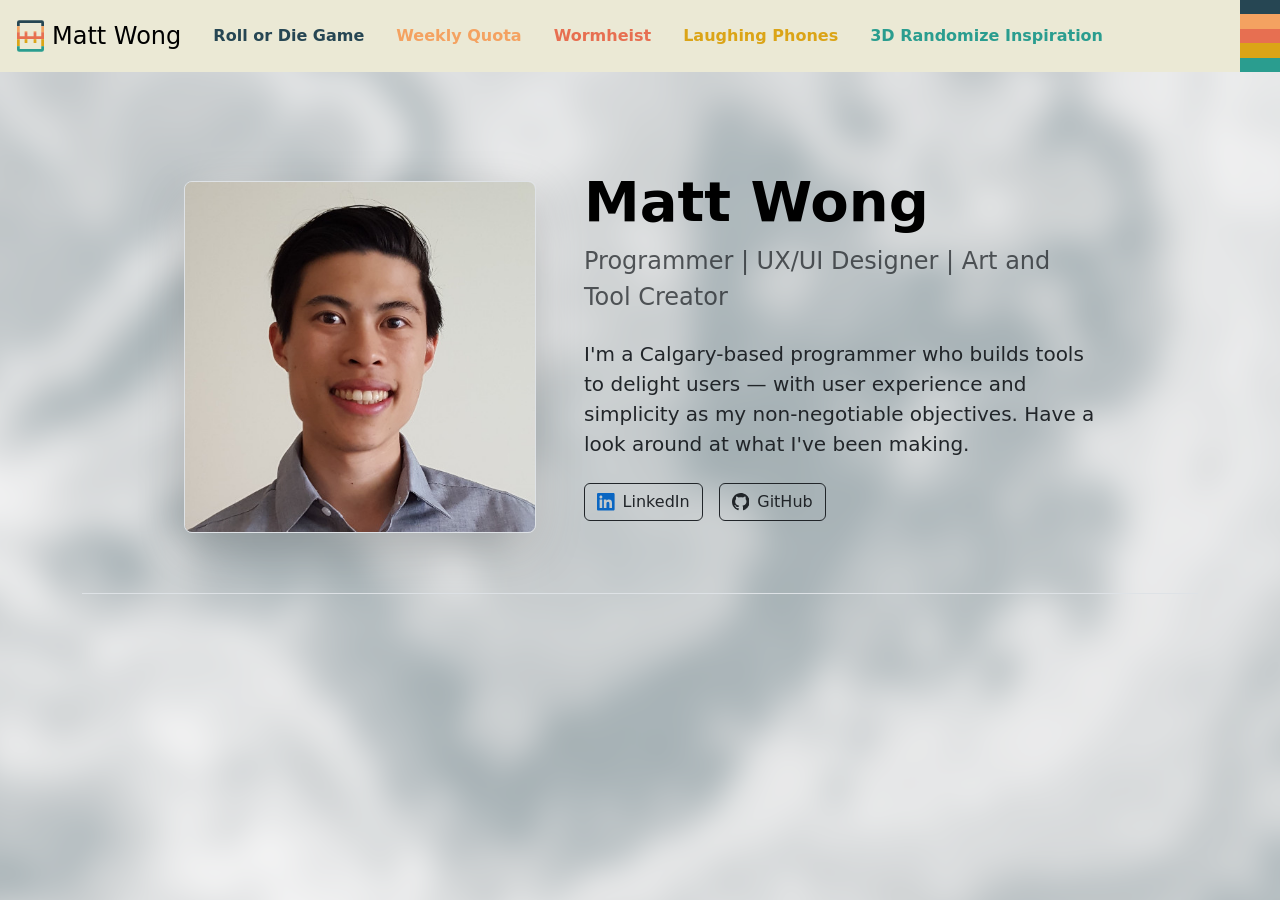
<file: index.html>
<!DOCTYPE html>
<html lang="en">
<head>
  <meta charset="UTF-8">
  <meta name="viewport" content="width=device-width, initial-scale=1.0">
  <title>Matthew Wong</title>
  <!-- Link to your CSS (optional) -->
  <link rel="preload" href="assets/home-bg.jpg" as="image">
  <link rel="stylesheet" href="styles.css?v=12">
  <script src="
  https://cdn.jsdelivr.net/npm/bootstrap@5.3.3/dist/js/bootstrap.min.js
  "></script>
  <link href="
  https://cdn.jsdelivr.net/npm/bootstrap@5.3.3/dist/css/bootstrap.min.css
  " rel="stylesheet">  
  <!-- Favicon (optional) -->
  <link rel="icon" type="image/png" href="favicon.png">
</head>
<body class="page-home">
  <div class="home-bg" aria-hidden="true">
    <div class="home-bg__media"></div>
  </div>

  <div class="container page-home__content">
    <header class="site-header d-flex flex-wrap align-items-center justify-content-between mb-4 px-0">
      <a class="d-flex align-items-center gap-2 link-body-emphasis text-decoration-none ps-3 py-3">
        <span class="site-logo" aria-hidden="true">
          <span class="nav-bars__track">
            <span class="nav-bars__bar" style="background-color: var(--nav-tab-color-1);"></span>
            <span class="nav-bars__bar" style="background-color: var(--nav-tab-color-2);"></span>
            <span class="nav-bars__bar" style="background-color: var(--nav-tab-color-3);"></span>
            <span class="nav-bars__bar" style="background-color: var(--nav-tab-color-4);"></span>
            <span class="nav-bars__bar" style="background-color: var(--nav-tab-color-5);"></span>
          </span>
        </span>
        <span class="fs-4">Matt Wong</span>
      </a>
    
      <ul class="nav nav-pills mx-3 py-3">
        <li class="nav-item"><a href="roll-or-die-game.html" class="nav-link">Roll or Die Game</a></li>
        <li class="nav-item"><a href="weekly-quota.html" class="nav-link">Weekly Quota</a></li>
        <li class="nav-item"><a href="wormheist.html" class="nav-link">Wormheist</a></li>
        <li class="nav-item"><a href="laughing-phones.html" class="nav-link">Laughing Phones</a></li>
        <li class="nav-item"><a href="generative-art-prompt.html" class="nav-link">3D Randomize Inspiration</a></li>
      </ul>
    
      <!-- Horizontal Rows Container Flush Right -->
      <div class="nav-bars ms-auto align-self-stretch" aria-hidden="true">
        <div class="nav-bars__track">
          <div class="nav-bars__bar" style="background-color: var(--nav-tab-color-1);"></div>
          <div class="nav-bars__bar" style="background-color: var(--nav-tab-color-2);"></div>
          <div class="nav-bars__bar" style="background-color: var(--nav-tab-color-3);"></div>
          <div class="nav-bars__bar" style="background-color: var(--nav-tab-color-4);"></div>
          <div class="nav-bars__bar" style="background-color: var(--nav-tab-color-5);"></div>
        </div>
      </div>
    </header>

    <div class="px-4 pt-5 my-5 border-bottom">
      <div class="row align-items-center g-5 pb-5 mx-auto" style="max-width: 60rem;">
        <div class="col-md-5 text-center">
          <img src="assets/profileMattWong.jpg" class="img-fluid border rounded-3 shadow-lg" alt="Headshot of Matt smiling" width="500" height="500">
        </div>
        <div class="col-md-7 text-center text-md-start">
          <h1 class="display-4 fw-bold text-body-emphasis">Matt Wong</h1>
          <p class="fs-4 text-body-secondary mb-4">Programmer | UX/UI Designer | Art and Tool Creator</p>
          <p class="lead mb-4">I'm a Calgary-based programmer who builds tools to delight users — with user experience and simplicity as my non-negotiable objectives. Have a look around at what I've been making.</p>
          <div class="d-flex justify-content-center justify-content-md-start gap-3 mb-4">
            <a href="https://www.linkedin.com/in/matt-wong/" class="btn btn-outline-dark d-inline-flex align-items-center gap-2" target="_blank" rel="noopener noreferrer"><svg class="brand-icon" viewBox="0 0 24 24" aria-hidden="true"><path fill="#0A66C2" d="M20.447 20.452h-3.554v-5.569c0-1.328-.027-3.037-1.852-3.037-1.853 0-2.136 1.445-2.136 2.939v5.667H9.351V9h3.414v1.561h.046c.477-.73 1.637-1.601 3.37-1.601 3.601 0 4.267 2.37 4.267 4.892v6.29zM5.337 7.433c-1.144 0-2.063-.926-2.063-2.065 0-1.138.92-2.063 2.063-2.063 1.14 0 2.064.925 2.064 2.063 0 1.139-.925 2.065-2.064 2.065zm1.782 13.019H3.555V9h3.564v11.452zM22.225 0H1.771C.792 0 0 .774 0 1.729v20.542C0 23.227.792 24 1.771 24h20.451C23.2 24 24 23.227 24 22.271V1.729C24 .774 23.2 0 22.222 0h.003z"/></svg>LinkedIn</a>
            <a href="https://github.com/matt-wong" class="btn btn-outline-dark d-inline-flex align-items-center gap-2" target="_blank" rel="noopener noreferrer"><svg class="brand-icon" viewBox="0 0 16 16" aria-hidden="true"><path fill="currentColor" d="M8 0C3.58 0 0 3.58 0 8c0 3.54 2.29 6.53 5.47 7.59.4.07.55-.17.55-.38 0-.19-.01-.82-.01-1.49-2.01.37-2.53-.49-2.69-.94-.09-.23-.48-.94-.82-1.13-.28-.15-.68-.52-.01-.53.63-.01 1.08.58 1.23.82.72 1.21 1.87.87 2.33.66.07-.52.28-.87.51-1.07-1.78-.2-3.64-.89-3.64-3.95 0-.87.31-1.59.82-2.15-.08-.2-.36-1.02.08-2.12 0 0 .67-.21 2.2.82.64-.18 1.32-.27 2-.27.68 0 1.36.09 2 .27 1.53-1.04 2.2-.82 2.2-.82.44 1.1.16 1.92.08 2.12.51.56.82 1.27.82 2.15 0 3.07-1.87 3.75-3.65 3.95.29.25.54.73.54 1.48 0 1.07-.01 1.93-.01 2.2 0 .21.15.46.55.38A8.013 8.013 0 0016 8c0-4.42-3.58-8-8-8z"/></svg>GitHub</a>
          </div>
        </div>
      </div>
    </div>
  </div>

  <script src="nav-bars.js"></script>
</body>
</html>
</file>
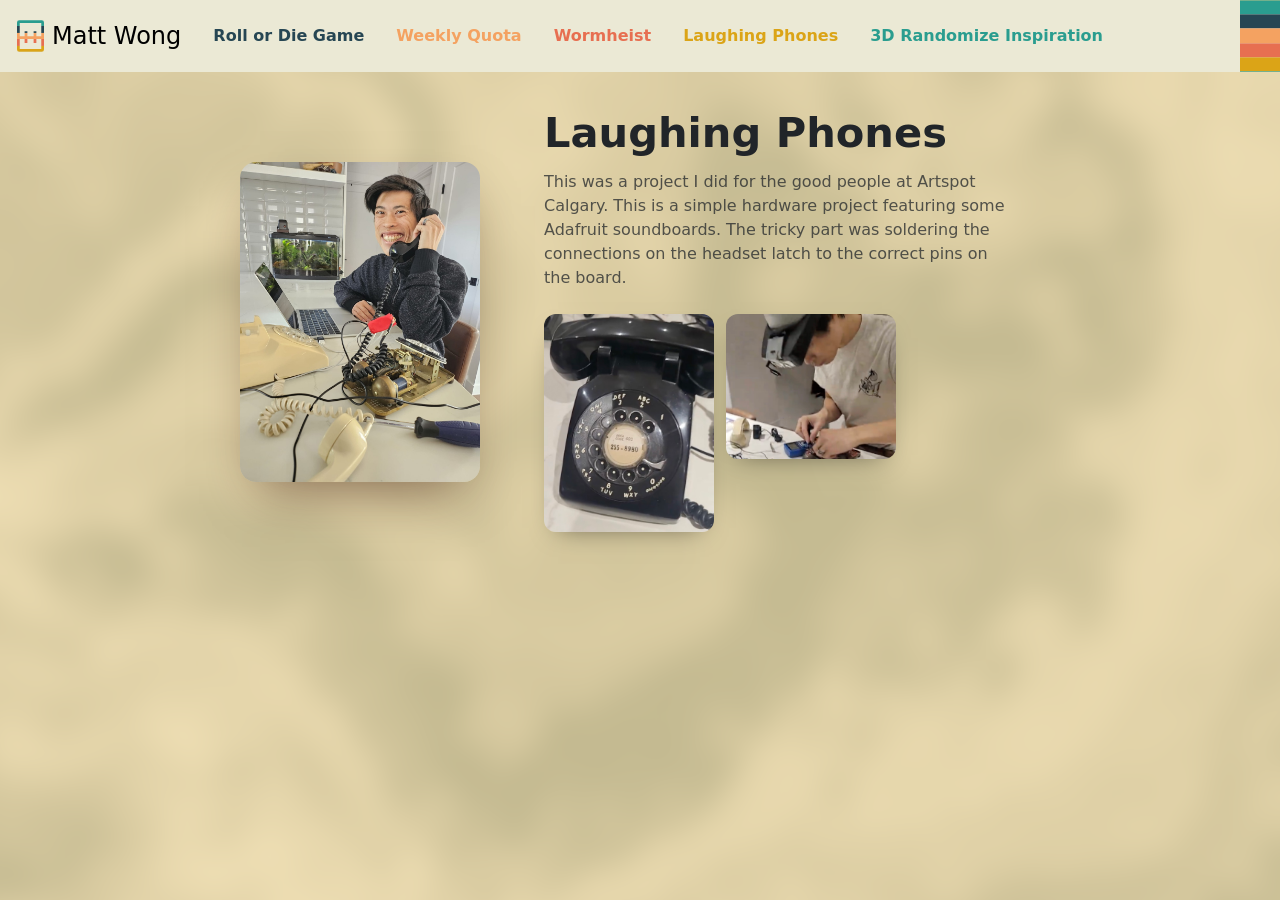
<file: laughing-phones.html>
<!DOCTYPE html>
<html lang="en">
<head>
  <meta charset="UTF-8">
  <meta name="viewport" content="width=device-width, initial-scale=1.0">
  <title>Laughing Phones - Matt Wong</title>
  <link rel="preload" href="assets/home-bg.jpg" as="image">
  <link rel="stylesheet" href="styles.css?v=12">
  <script src="https://cdn.jsdelivr.net/npm/bootstrap@5.3.3/dist/js/bootstrap.min.js"></script>
  <link href="https://cdn.jsdelivr.net/npm/bootstrap@5.3.3/dist/css/bootstrap.min.css" rel="stylesheet">
  <link rel="icon" type="image/png" href="favicon.png">
</head>
<body class="page-home page-tint" style="--page-color: var(--nav-tab-color-4);">
  <div class="home-bg" aria-hidden="true">
    <div class="home-bg__media"></div>
  </div>

  <div class="container page-home__content">
    <header class="site-header d-flex flex-wrap align-items-center justify-content-between mb-4 px-0">
      <a href="index.html" class="d-flex align-items-center gap-2 link-body-emphasis text-decoration-none ps-3 py-3">
        <span class="site-logo" aria-hidden="true">
          <span class="nav-bars__track">
            <span class="nav-bars__bar" style="background-color: var(--nav-tab-color-1);"></span>
            <span class="nav-bars__bar" style="background-color: var(--nav-tab-color-2);"></span>
            <span class="nav-bars__bar" style="background-color: var(--nav-tab-color-3);"></span>
            <span class="nav-bars__bar" style="background-color: var(--nav-tab-color-4);"></span>
            <span class="nav-bars__bar" style="background-color: var(--nav-tab-color-5);"></span>
          </span>
        </span>
        <span class="fs-4">Matt Wong</span>
      </a>
    
      <ul class="nav nav-pills mx-3 py-3">
        <li class="nav-item"><a href="roll-or-die-game.html" class="nav-link">Roll or Die Game</a></li>
        <li class="nav-item"><a href="weekly-quota.html" class="nav-link">Weekly Quota</a></li>
        <li class="nav-item"><a href="wormheist.html" class="nav-link">Wormheist</a></li>
        <li class="nav-item"><a href="laughing-phones.html" class="nav-link">Laughing Phones</a></li>
        <li class="nav-item"><a href="generative-art-prompt.html" class="nav-link">3D Randomize Inspiration</a></li>
      </ul>
    
      <!-- Horizontal Rows Container Flush Right -->
      <div class="nav-bars ms-auto align-self-stretch" aria-hidden="true">
        <div class="nav-bars__track">
          <div class="nav-bars__bar" style="background-color: var(--nav-tab-color-1);"></div>
          <div class="nav-bars__bar" style="background-color: var(--nav-tab-color-2);"></div>
          <div class="nav-bars__bar" style="background-color: var(--nav-tab-color-3);"></div>
          <div class="nav-bars__bar" style="background-color: var(--nav-tab-color-4);"></div>
          <div class="nav-bars__bar" style="background-color: var(--nav-tab-color-5);"></div>
        </div>
      </div>
    </header>

    <section class="project-hero">
      <div class="project-photo">
        <img src="assets/laughingPhones1.jpg" width="916" height="1221" alt="Matt grinning on a black rotary handset beside a cream rotary phone and an opened-up phone mechanism">
      </div>

      <div class="project-hero__copy">
        <h1 class="project-hero__title">Laughing Phones</h1>
        <p class="project-hero__text">This was a project I did for the good people at Artspot Calgary. This is a simple hardware project featuring some Adafruit soundboards. The tricky part was soldering the connections on the headset latch to the correct pins on the board.</p>
        <div class="project-hero__pair">
          <a href="assets/phone1.jpg" class="project-hero__wide" target="_blank" rel="noopener noreferrer">
            <img src="assets/phone1.jpg" width="916" height="1176" alt="Black rotary telephone with a 403 area code dial card">
          </a>
          <a href="assets/phones2.jpg" class="project-hero__wide" target="_blank" rel="noopener noreferrer">
            <img src="assets/phones2.jpg" width="916" height="782" alt="Matt wearing a magnifier visor, soldering inside a telephone">
          </a>
        </div>
      </div>
    </section>

  </div>
  <script src="nav-bars.js"></script>
</body>
</html>
</file>
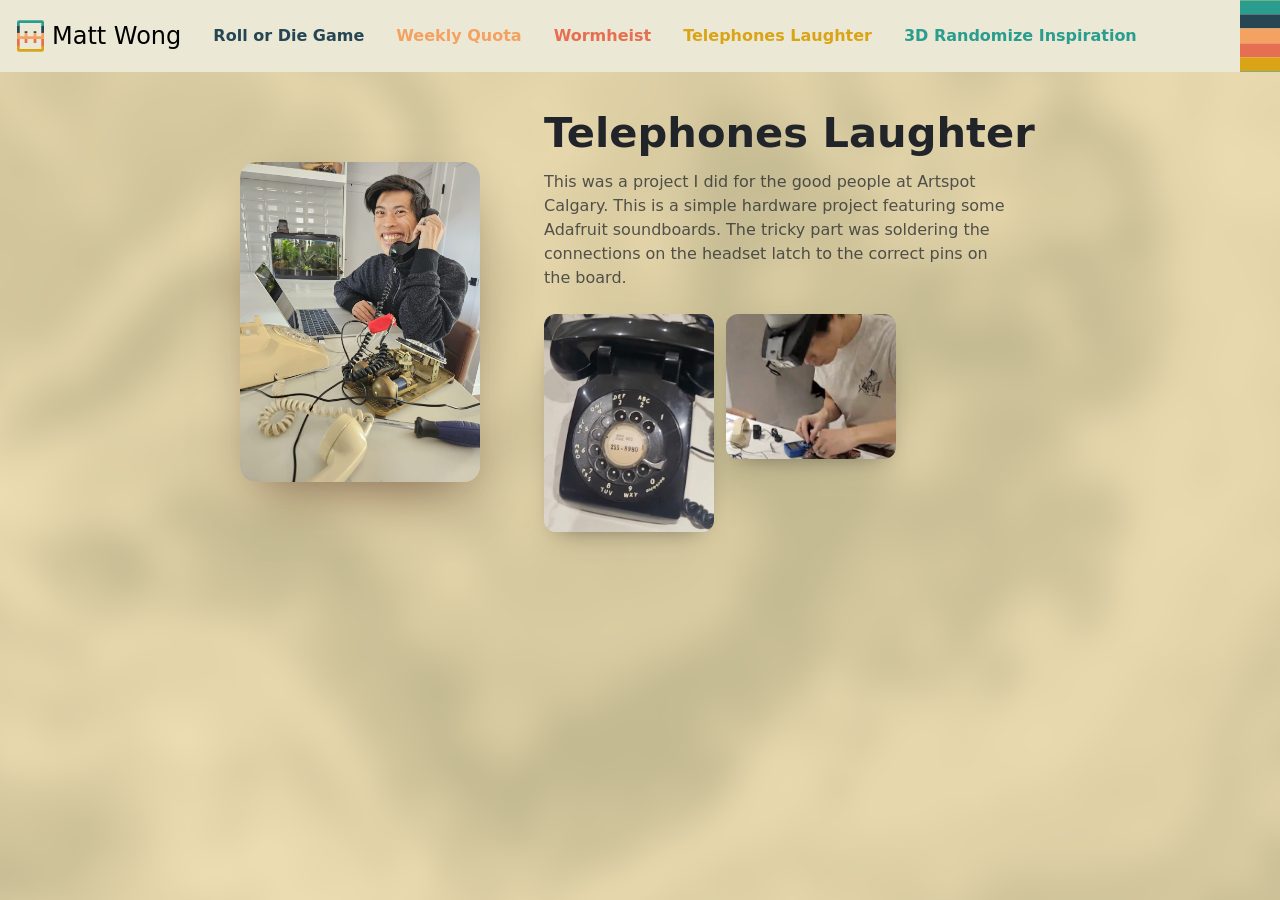
<file: telephones-laughter.html>
<!DOCTYPE html>
<html lang="en">
<head>
  <meta charset="UTF-8">
  <meta name="viewport" content="width=device-width, initial-scale=1.0">
  <title>Telephones Laughter - Matt Wong</title>
  <link rel="preload" href="assets/home-bg.jpg" as="image">
  <link rel="stylesheet" href="styles.css?v=12">
  <script src="https://cdn.jsdelivr.net/npm/bootstrap@5.3.3/dist/js/bootstrap.min.js"></script>
  <link href="https://cdn.jsdelivr.net/npm/bootstrap@5.3.3/dist/css/bootstrap.min.css" rel="stylesheet">
  <link rel="icon" type="image/png" href="favicon.png">
</head>
<body class="page-home page-tint" style="--page-color: var(--nav-tab-color-4);">
  <div class="home-bg" aria-hidden="true">
    <div class="home-bg__media"></div>
  </div>

  <div class="container page-home__content">
    <header class="site-header d-flex flex-wrap align-items-center justify-content-between mb-4 px-0">
      <a href="index.html" class="d-flex align-items-center gap-2 link-body-emphasis text-decoration-none ps-3 py-3">
        <span class="site-logo" aria-hidden="true">
          <span class="nav-bars__track">
            <span class="nav-bars__bar" style="background-color: var(--nav-tab-color-1);"></span>
            <span class="nav-bars__bar" style="background-color: var(--nav-tab-color-2);"></span>
            <span class="nav-bars__bar" style="background-color: var(--nav-tab-color-3);"></span>
            <span class="nav-bars__bar" style="background-color: var(--nav-tab-color-4);"></span>
            <span class="nav-bars__bar" style="background-color: var(--nav-tab-color-5);"></span>
          </span>
        </span>
        <span class="fs-4">Matt Wong</span>
      </a>
    
      <ul class="nav nav-pills mx-3 py-3">
        <li class="nav-item"><a href="roll-or-die-game.html" class="nav-link">Roll or Die Game</a></li>
        <li class="nav-item"><a href="weekly-quota.html" class="nav-link">Weekly Quota</a></li>
        <li class="nav-item"><a href="wormheist.html" class="nav-link">Wormheist</a></li>
        <li class="nav-item"><a href="telephones-laughter.html" class="nav-link">Telephones Laughter</a></li>
        <li class="nav-item"><a href="generative-art-prompt.html" class="nav-link">3D Randomize Inspiration</a></li>
      </ul>
    
      <!-- Horizontal Rows Container Flush Right -->
      <div class="nav-bars ms-auto align-self-stretch" aria-hidden="true">
        <div class="nav-bars__track">
          <div class="nav-bars__bar" style="background-color: var(--nav-tab-color-1);"></div>
          <div class="nav-bars__bar" style="background-color: var(--nav-tab-color-2);"></div>
          <div class="nav-bars__bar" style="background-color: var(--nav-tab-color-3);"></div>
          <div class="nav-bars__bar" style="background-color: var(--nav-tab-color-4);"></div>
          <div class="nav-bars__bar" style="background-color: var(--nav-tab-color-5);"></div>
        </div>
      </div>
    </header>

    <section class="project-hero">
      <div class="project-photo">
        <img src="assets/telephoneLaughter1.jpg" width="916" height="1221" alt="Matt grinning on a black rotary handset beside a cream rotary phone and an opened-up phone mechanism">
      </div>

      <div class="project-hero__copy">
        <h1 class="project-hero__title">Telephones Laughter</h1>
        <p class="project-hero__text">This was a project I did for the good people at Artspot Calgary. This is a simple hardware project featuring some Adafruit soundboards. The tricky part was soldering the connections on the headset latch to the correct pins on the board.</p>
        <div class="project-hero__pair">
          <a href="assets/phone1.jpg" class="project-hero__wide" target="_blank" rel="noopener noreferrer">
            <img src="assets/phone1.jpg" width="916" height="1176" alt="Black rotary telephone with a 403 area code dial card">
          </a>
          <a href="assets/phones2.jpg" class="project-hero__wide" target="_blank" rel="noopener noreferrer">
            <img src="assets/phones2.jpg" width="916" height="782" alt="Matt wearing a magnifier visor, soldering inside a telephone">
          </a>
        </div>
      </div>
    </section>

  </div>
  <script src="nav-bars.js"></script>
</body>
</html>
</file>
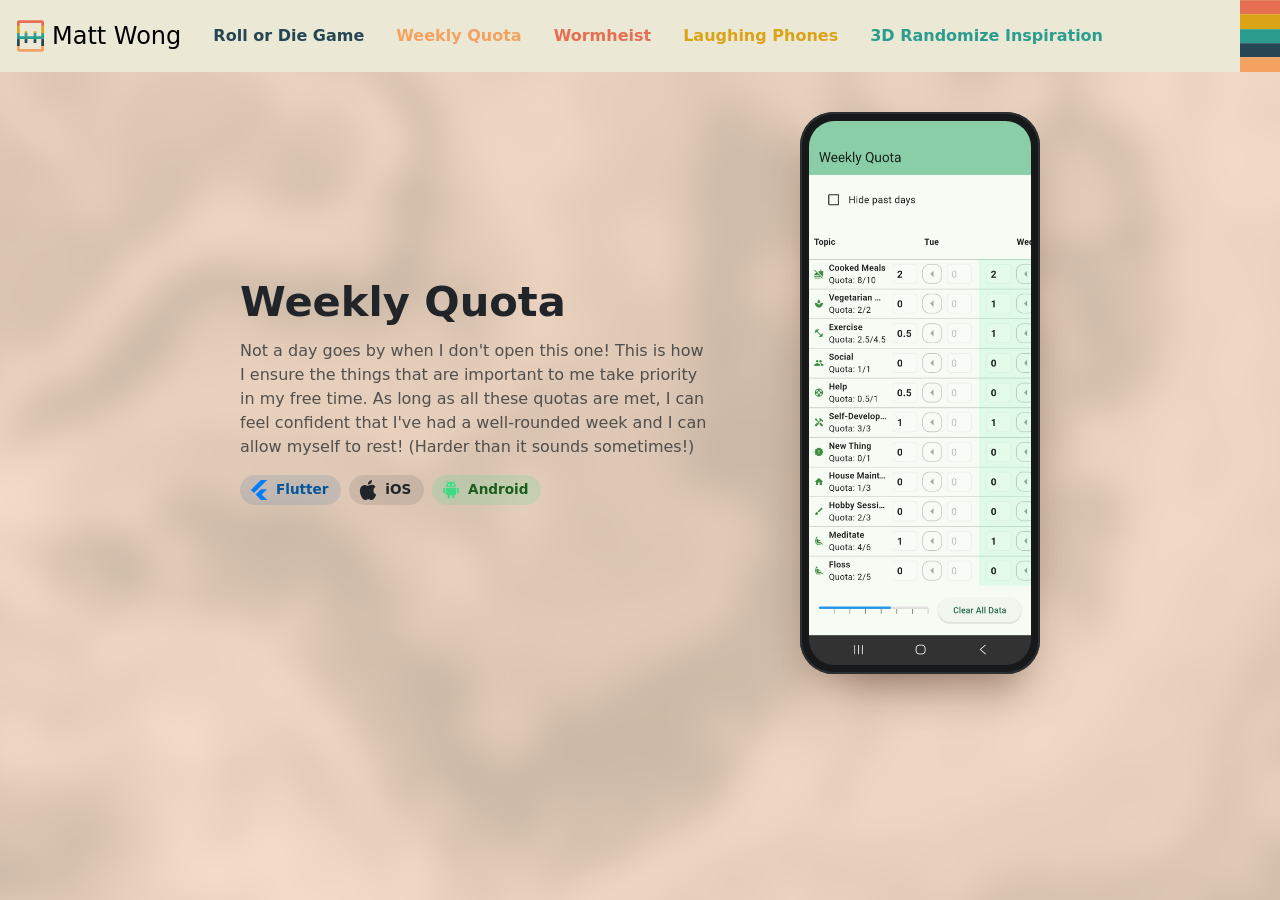
<file: weekly-quota.html>
<!DOCTYPE html>
<html lang="en">
<head>
  <meta charset="UTF-8">
  <meta name="viewport" content="width=device-width, initial-scale=1.0">
  <title>Weekly Quota - Matt Wong</title>
  <link rel="preload" href="assets/home-bg.jpg" as="image">
  <link rel="stylesheet" href="styles.css?v=12">
  <script src="https://cdn.jsdelivr.net/npm/bootstrap@5.3.3/dist/js/bootstrap.min.js"></script>
  <link href="https://cdn.jsdelivr.net/npm/bootstrap@5.3.3/dist/css/bootstrap.min.css" rel="stylesheet">
  <link rel="icon" type="image/png" href="favicon.png">
</head>
<body class="page-home page-tint" style="--page-color: var(--nav-tab-color-2);">
  <div class="home-bg" aria-hidden="true">
    <div class="home-bg__media"></div>
  </div>

  <div class="container page-home__content">
    <header class="site-header d-flex flex-wrap align-items-center justify-content-between mb-4 px-0">
      <a href="index.html" class="d-flex align-items-center gap-2 link-body-emphasis text-decoration-none ps-3 py-3">
        <span class="site-logo" aria-hidden="true">
          <span class="nav-bars__track">
            <span class="nav-bars__bar" style="background-color: var(--nav-tab-color-1);"></span>
            <span class="nav-bars__bar" style="background-color: var(--nav-tab-color-2);"></span>
            <span class="nav-bars__bar" style="background-color: var(--nav-tab-color-3);"></span>
            <span class="nav-bars__bar" style="background-color: var(--nav-tab-color-4);"></span>
            <span class="nav-bars__bar" style="background-color: var(--nav-tab-color-5);"></span>
          </span>
        </span>
        <span class="fs-4">Matt Wong</span>
      </a>
    
      <ul class="nav nav-pills mx-3 py-3">
        <li class="nav-item"><a href="roll-or-die-game.html" class="nav-link">Roll or Die Game</a></li>
        <li class="nav-item"><a href="weekly-quota.html" class="nav-link">Weekly Quota</a></li>
        <li class="nav-item"><a href="wormheist.html" class="nav-link">Wormheist</a></li>
        <li class="nav-item"><a href="laughing-phones.html" class="nav-link">Laughing Phones</a></li>
        <li class="nav-item"><a href="generative-art-prompt.html" class="nav-link">3D Randomize Inspiration</a></li>
      </ul>
    
      <!-- Horizontal Rows Container Flush Right -->
      <div class="nav-bars ms-auto align-self-stretch" aria-hidden="true">
        <div class="nav-bars__track">
          <div class="nav-bars__bar" style="background-color: var(--nav-tab-color-1);"></div>
          <div class="nav-bars__bar" style="background-color: var(--nav-tab-color-2);"></div>
          <div class="nav-bars__bar" style="background-color: var(--nav-tab-color-3);"></div>
          <div class="nav-bars__bar" style="background-color: var(--nav-tab-color-4);"></div>
          <div class="nav-bars__bar" style="background-color: var(--nav-tab-color-5);"></div>
        </div>
      </div>
    </header>

    <section class="project-hero project-hero--flip">
      <div class="phone-frame">
        <img src="assets/WQ1.jpeg" alt="Weekly Quota app: daily counts for each topic against its weekly quota">
      </div>

      <div class="project-hero__copy">
        <h1 class="project-hero__title">Weekly Quota</h1>
        <p class="project-hero__text">Not a day goes by when I don't open this one! This is how I ensure the things that are important to me take priority in my free time. As long as all these quotas are met, I can feel confident that I've had a well-rounded week and I can allow myself to rest! (Harder than it sounds sometimes!)</p>
        <div class="project-hero__links">
          <span class="platform-badge platform-badge--flutter"><svg class="brand-icon" viewBox="0 0 24 24" aria-hidden="true"><path fill="currentColor" d="M14.314 0 2.3 12 6 15.7 21.684.013h-7.357L14.314 0zm.014 11.072-6.471 6.457 6.47 6.47H21.7l-6.46-6.468 6.46-6.46h-7.37z"/></svg>Flutter</span>
          <span class="platform-badge platform-badge--ios"><svg class="brand-icon" viewBox="0 0 24 24" aria-hidden="true"><path fill="currentColor" d="M12.152 6.896c-.948 0-2.415-1.078-3.96-1.04-2.04.027-3.91 1.183-4.961 3.014-2.117 3.675-.546 9.103 1.519 12.09 1.013 1.454 2.208 3.09 3.792 3.039 1.52-.065 2.09-.987 3.935-.987 1.831 0 2.35.987 3.96.948 1.637-.026 2.676-1.48 3.676-2.948 1.156-1.688 1.636-3.325 1.662-3.415-.039-.013-3.182-1.221-3.22-4.857-.026-3.04 2.48-4.494 2.597-4.559-1.429-2.09-3.623-2.324-4.39-2.376-2-.156-3.675 1.09-4.61 1.09zM15.53 3.83c.843-1.012 1.4-2.427 1.245-3.83-1.207.052-2.662.805-3.532 1.818-.78.896-1.454 2.338-1.273 3.714 1.338.104 2.715-.688 3.559-1.701"/></svg>iOS</span>
          <span class="platform-badge"><svg class="brand-icon" viewBox="0 0 24 24" aria-hidden="true"><path fill="currentColor" d="M6 8.2a6 6 0 0 1 12 0zM6 9.2h12v7.6a1.4 1.4 0 0 1-1.4 1.4H16v2.6a1.25 1.25 0 0 1-2.5 0v-2.6h-3v2.6a1.25 1.25 0 0 1-2.5 0v-2.6h-.6A1.4 1.4 0 0 1 6 16.8z"/><path d="M8.6 3.6 7.3 1.4M15.4 3.6l1.3-2.2" stroke="currentColor" stroke-width="1" stroke-linecap="round"/><rect fill="currentColor" x="2.6" y="9.2" width="2.5" height="7" rx="1.25"/><rect fill="currentColor" x="18.9" y="9.2" width="2.5" height="7" rx="1.25"/><circle cx="9.5" cy="5.9" r=".8" fill="#fff"/><circle cx="14.5" cy="5.9" r=".8" fill="#fff"/></svg>Android</span>
        </div>
      </div>
    </section>


  </div>
  <script src="nav-bars.js"></script>
</body>
</html>
</file>
<file: styles.css>
/* Home: blurred, zoomed background with slow diagonal pan */
.page-home {
  min-height: 100vh;
}

.home-bg {
  position: fixed;
  inset: 0;
  z-index: 0;
  overflow: hidden;
  pointer-events: none;
}

.home-bg__media {
  position: absolute;
  inset: -12%;
  background-image: url("assets/home-bg.jpg");
  background-color: #b9b4a6;
  background-size: cover;
  background-position: center;
  filter: blur(14px);
  transform: scale(1.18);
  animation: home-bg-drift 60s ease-in-out infinite alternate;
  will-change: transform;
}

.home-bg::after {
  content: "";
  position: absolute;
  inset: 0;
  background: rgba(255, 255, 255, 0.62);
}

/* Project pages: tint the moving background with the page's nav colour */
.page-tint .home-bg::after {
  background: color-mix(in srgb, var(--page-color) 30%, rgba(255, 255, 255, 0.7));
}

.page-home__content {
  position: relative;
  z-index: 1;
}

@keyframes home-bg-drift {
  from {
    transform: scale(1.15) translate(0%, 0%);
  }

  to {
    transform: scale(4) translate(-5%, -4%);
  }
}

/* Site header + nav tab colors */
.site-header {
  background: #ebe9d5;
  position: relative;
  z-index: 2;
}

.container > .site-header {
  width: 100vw;
  max-width: 100vw;
  margin-left: calc(50% - 50vw);
  margin-right: calc(50% - 50vw);
  padding-left: calc(50vw - 50% + var(--bs-gutter-x, 1.5rem) * 0.5);
  padding-right: calc(50vw - 50% + var(--bs-gutter-x, 1.5rem) * 0.5);
}

:root {
  --nav-tab-color-1: #264653;
  --nav-tab-color-2: #f4a261;
  --nav-tab-color-3: #e76f51;
  --nav-tab-color-4: #dba417;
  --nav-tab-color-5: #2a9d8f;
}

.site-header .nav-pills .nav-item:nth-child(1) .nav-link {
  --nav-tab-color: var(--nav-tab-color-1);
}

.site-header .nav-pills .nav-item:nth-child(2) .nav-link {
  --nav-tab-color: var(--nav-tab-color-2);
}

.site-header .nav-pills .nav-item:nth-child(3) .nav-link {
  --nav-tab-color: var(--nav-tab-color-3);
}

.site-header .nav-pills .nav-item:nth-child(4) .nav-link {
  --nav-tab-color: var(--nav-tab-color-4);
}

.site-header .nav-pills .nav-item:nth-child(5) .nav-link {
  --nav-tab-color: var(--nav-tab-color-5);
}

.site-header .nav-pills .nav-link {
  color: var(--nav-tab-color);
  font-weight: 600;
}

.site-header .nav-pills .nav-link:hover,
.site-header .nav-pills .nav-link:focus {
  color: var(--nav-tab-color);
  background-color: color-mix(in srgb, var(--nav-tab-color) 16%, transparent);
}

.site-header .nav-pills .nav-link.active {
  color: var(--nav-tab-color);
  background-color: color-mix(in srgb, var(--nav-tab-color) 22%, transparent);
}

/* Sub-page prose content */
.page-content {
  max-width: 42rem;
  margin: 0 auto;
  padding: 2rem 1rem 4rem;
}

.page-content .page-title {
  font-size: 1.75rem;
  font-weight: 700;
  letter-spacing: -0.02em;
  margin-bottom: 0.5rem;
}

.page-content .page-subtitle {
  color: var(--bs-secondary-color);
  font-size: 1.05rem;
  margin-bottom: 2.5rem;
  padding-bottom: 1.5rem;
  border-bottom: 1px solid var(--bs-border-color);
}

.page-content .prose {
  color: var(--bs-body-color);
  font-size: 1.0625rem;
  line-height: 1.75;
}

.page-content .prose p {
  margin-bottom: 1.35rem;
  text-align: justify;
  hyphens: auto;
}

.page-content .prose p:first-of-type {
  font-size: 1.125rem;
  line-height: 1.8;
  color: var(--bs-emphasis-color);
}

.page-content .prose p:last-child {
  margin-bottom: 0;
}

.page-content .prose .drop-cap::first-letter {
  float: left;
  font-size: 3.25rem;
  line-height: 1;
  font-weight: 700;
  margin: 0.05em 0.12em 0 0;
  color: var(--bs-primary);
}

.page-content .prose blockquote {
  margin: 2rem 0;
  padding: 1rem 1.25rem;
  border-left: 3px solid var(--bs-primary);
  background: var(--bs-tertiary-bg);
  border-radius: 0 0.375rem 0.375rem 0;
  font-style: italic;
  color: var(--bs-secondary-color);
}

.page-content .prose blockquote p {
  margin-bottom: 0;
  text-align: left;
}

.page-content--wide {
  max-width: 56rem;
}

.page-content .prose .project-grid {
  display: grid;
  grid-template-columns: repeat(auto-fill, minmax(10rem, 1fr));
  gap: 2rem 1.5rem;
  margin: 0;
  perspective: 1200px;
}

.page-content .prose .project-item {
  display: flex;
  flex-direction: column;
  align-items: center;
  gap: 0.75rem;
  text-decoration: none;
  color: inherit;
  perspective: 900px;
}

.page-content .prose .project-art {
  position: relative;
  width: 100%;
  aspect-ratio: 1;
  display: flex;
  align-items: center;
  justify-content: center;
  border-radius: 0.25rem;
  overflow: hidden;
  box-shadow:
    0 0.25rem 0.5rem rgba(0, 0, 0, 0.12),
    0 0.75rem 1.5rem rgba(0, 0, 0, 0.08);
  transform-style: preserve-3d;
  backface-visibility: hidden;
  transition: transform 0.5s cubic-bezier(0.23, 1, 0.32, 1), box-shadow 0.45s ease;
}

@keyframes project-art-float-y {
  0%, 100% {
    transform: rotateY(-15deg) translateY(-3px);
  }

  50% {
    transform: rotateY(15deg) translateY(-7px);
  }
}

.page-content .prose .project-item:hover .project-art {
  animation: project-art-float-y 2.4s ease-in-out infinite;
  box-shadow:
    0 0.5rem 1rem rgba(0, 0, 0, 0.16),
    0 1.25rem 2.5rem rgba(0, 0, 0, 0.14);
}

.page-content .prose .project-art__icon {
  font-size: 2.75rem;
  line-height: 1;
  z-index: 1;
  transition: transform 0.45s cubic-bezier(0.23, 1, 0.32, 1);
}

.page-content .prose .project-item:hover .project-art__icon {
  transform: scale(1.08);
}

.page-content .prose .project-art__shine {
  position: absolute;
  inset: 0;
  background: linear-gradient(
    115deg,
    transparent 35%,
    rgba(255, 255, 255, 0.55) 50%,
    transparent 65%
  );
  transform: translateX(-120%) skewX(-12deg);
  transition: transform 0.65s cubic-bezier(0.23, 1, 0.32, 1);
  pointer-events: none;
}

.page-content .prose .project-item:hover .project-art__shine {
  transform: translateX(120%) skewX(-12deg);
}

.page-content .prose .project-art--phones {
  background: linear-gradient(135deg, #667eea 0%, #764ba2 100%);
}

.page-content .prose .project-art--painting {
  background: linear-gradient(135deg, #f093fb 0%, #f5576c 100%);
}

.page-content .prose .project-art--music {
  background: linear-gradient(135deg, #4facfe 0%, #00f2fe 100%);
}

.page-content .prose .project-art--eink {
  background: linear-gradient(135deg, #43e97b 0%, #38f9d7 100%);
}

.page-content .prose .project-art--garage {
  background: linear-gradient(135deg, #fa709a 0%, #fee140 100%);
}

.page-content .prose .project-title {
  margin: 0;
  padding: 0;
  font-size: 0.875rem;
  font-weight: 600;
  line-height: 1.35;
  text-align: center;
  hyphens: none;
  max-width: 100%;
}

/* Generative art page: canvas layout */
.art-page-section {
  padding: 1rem 0 2rem;
}

.art-page-section .canvas-wrapper {
  display: flex;
  justify-content: center;
  margin-bottom: 3rem;
}

/* Copy beside the canvas on wide screens, stacked above it otherwise */
.art-layout {
  display: grid;
  grid-template-columns: minmax(0, 17rem) minmax(0, 1fr);
  gap: 2rem;
  align-items: center;
}

.art-layout .canvas-wrapper {
  min-width: 0;
  margin-bottom: 0;
}

@media (max-width: 992px) {
  .art-layout {
    grid-template-columns: minmax(0, 1fr);
  }

  .art-copy {
    max-width: 40rem;
  }
}

.art-page-section .canvas-host {
  display: flex;
  justify-content: center;
  width: 100%;
}

/* Stage is sized to the 2:1 canvas: as wide as fits, but short enough to fit the
   viewport below the header with some padding (--art-chrome). Sizing it up front
   also keeps the loading overlay visible before p5 creates the canvas. */
.art-page-section .canvas-stage {
  --art-chrome: 9rem;
  position: relative;
  display: block;
  width: min(1200px, 100%, (100vh - var(--art-chrome)) * 2);
  width: min(1200px, 100%, (100dvh - var(--art-chrome)) * 2);
  aspect-ratio: 2 / 1;
  line-height: 0;
}

/* Hide p5's default preload text; .canvas-loading replaces it */
#p5_loading {
  display: none;
}

.art-page-section .canvas-stage canvas {
  display: block;
  /* Override p5's inline 1200x600 size; p5 scales mouse input to match */
  width: 100% !important;
  height: 100% !important;
}

.canvas-loading {
  position: absolute;
  inset: 0;
  display: flex;
  align-items: center;
  justify-content: center;
  background: rgba(248, 249, 250, 0.96);
  backdrop-filter: blur(4px);
  z-index: 10;
  line-height: normal;
  pointer-events: none;
  transition: opacity 0.35s ease, visibility 0.35s ease;
}

.canvas-loading.is-hidden {
  display: none !important;
}

.canvas-loading__label {
  font-size: 1.125rem;
  font-weight: 600;
  letter-spacing: 0.02em;
  color: var(--bs-emphasis-color);
}

.canvas-loading__dots span {
  animation: canvas-loading-dot 1.4s infinite;
  opacity: 0.2;
}

.canvas-loading__dots span:nth-child(2) {
  animation-delay: 0.2s;
}

.canvas-loading__dots span:nth-child(3) {
  animation-delay: 0.4s;
}

@keyframes canvas-loading-dot {
  0%, 80%, 100% {
    opacity: 0.2;
  }

  40% {
    opacity: 1;
  }
}

/* Generative art page: "?" button over the canvas that opens the controls legend */
.canvas-legend {
  position: absolute;
  top: 0.75rem;
  right: 0.75rem;
  z-index: 11;
  line-height: normal;
}

.canvas-legend__toggle {
  display: grid;
  place-items: center;
  width: 2rem;
  height: 2rem;
  border-radius: 50%;
  background: rgba(255, 255, 255, 0.9);
  box-shadow: 0 2px 8px rgba(0, 0, 0, 0.25);
  font-weight: 700;
  cursor: pointer;
  list-style: none;
  user-select: none;
}

.canvas-legend__toggle::-webkit-details-marker {
  display: none;
}

.canvas-legend[open] .canvas-legend__toggle {
  background: var(--bs-emphasis-color);
  color: #fff;
}

.canvas-legend__panel {
  position: absolute;
  top: calc(100% + 0.5rem);
  right: 0;
  width: max-content;
  max-width: min(16rem, 80vw);
  padding: 0.85rem 1rem;
  border-radius: 0.6rem;
  background: rgba(255, 255, 255, 0.96);
  box-shadow: 0 10px 30px -10px rgba(0, 0, 0, 0.4);
  font-size: 0.875rem;
}

.canvas-legend__title {
  margin: 0 0 0.5rem;
  font-size: 0.95rem;
  font-weight: 700;
}

.canvas-legend__list {
  display: grid;
  grid-template-columns: auto 1fr;
  gap: 0.4rem 0.9rem;
  margin: 0;
}

.canvas-legend__list dt {
  font-weight: 600;
  white-space: nowrap;
}

.canvas-legend__list dd {
  margin: 0;
  color: var(--bs-secondary-color);
}

.canvas-legend__list kbd {
  padding: 0.1rem 0.4rem;
  font-size: 0.8rem;
}

.brand-icon {
  width: 1.1em;
  height: 1.1em;
  flex-shrink: 0;
}

/* Project pages: placeholder image + caption */
.project-showcase {
  display: flex;
  flex-direction: column;
  align-items: center;
  padding: 1rem 0 2rem;
}

.project-placeholder {
  width: 50%;
  height: 50vh;
  display: flex;
  align-items: center;
  justify-content: center;
  background: var(--bs-tertiary-bg);
  border: 2px dashed var(--bs-border-color);
  border-radius: 0.25rem;
  color: var(--bs-secondary-color);
  font-weight: 600;
}

.project-caption {
  width: 50%;
  margin-top: 1rem;
  text-align: center;
  color: var(--bs-secondary-color);
}

@media (max-width: 576px) {
  .project-placeholder,
  .project-caption {
    width: 100%;
  }
}

/* Project pages: framed phone screenshot beside copy */
.project-hero {
  display: grid;
  grid-template-columns: minmax(0, 15rem) minmax(0, 1fr);
  gap: clamp(1.5rem, 5vw, 4rem);
  align-items: center;
  max-width: 52rem;
  margin: 0 auto;
  padding: 1rem 1rem 3rem;
}

.project-hero__copy {
  display: grid;
  gap: 1rem;
  min-width: 0;
}

.project-hero__title {
  font-weight: 800;
  font-size: clamp(1.8rem, 4vw, 2.6rem);
  line-height: 1;
  margin: 0;
}

.project-hero__text {
  max-width: 46ch;
  margin: 0;
  color: var(--bs-secondary-color);
}

.project-hero__links {
  display: flex;
  flex-wrap: wrap;
  align-items: center;
  gap: 0.5rem;
}

.project-hero__thumbs {
  display: grid;
  grid-template-columns: repeat(2, minmax(0, 7rem));
  gap: 0.75rem;
  margin-top: 0.5rem;
}

.project-hero__thumbs img {
  width: 100%;
  aspect-ratio: 837 / 2048;
  object-fit: cover;
  border-radius: 0.75rem;
  box-shadow: 0 10px 24px -14px rgba(0, 0, 0, 0.5);
}

.phone-frame {
  position: relative;
  padding: 0.55rem;
  background: #16181a;
  border-radius: 2.1rem;
  box-shadow: 0 24px 50px -20px rgba(60, 20, 10, 0.55), inset 0 0 0 2px #2c2f32;
}

.phone-frame img {
  display: block;
  width: 100%;
  aspect-ratio: 837 / 2048;
  object-fit: cover;
  border-radius: 1.6rem;
}

/* Wormheist: squarer screenshot on a slowly tilting device */
.phone-tilt {
  perspective: 1100px;
}

.phone-frame--wormheist {
  border-radius: 1.6rem;
  overflow: hidden;
  animation: phone-tilt 7s ease-in-out infinite;
}

.phone-frame--wormheist img {
  aspect-ratio: 730 / 884;
  border-radius: 1.1rem;
}

.phone-frame--wormheist::after {
  content: "";
  position: absolute;
  inset: 0;
  border-radius: inherit;
  background: linear-gradient(115deg, transparent 35%, rgba(255, 255, 255, 0.18) 50%, transparent 65%);
  background-size: 250% 100%;
  animation: phone-sheen 7s ease-in-out infinite;
  pointer-events: none;
}

@keyframes phone-tilt {
  0%, 100% {
    transform: rotateY(-14deg) rotateX(4deg) translateY(-4px);
  }

  50% {
    transform: rotateY(14deg) rotateX(-2deg) translateY(-10px);
  }
}

@keyframes phone-sheen {
  0%, 100% {
    background-position: 100% 0;
  }

  50% {
    background-position: 0% 0;
  }
}

@media (prefers-reduced-motion: reduce) {
  .phone-frame--wormheist,
  .phone-frame--wormheist::after {
    animation: none;
  }
}

/* Project pages: one wide screenshot in place of the thumbnail pair */
.project-hero__wide {
  display: block;
  max-width: 18rem;
  margin-top: 0.5rem;
  border-radius: 0.75rem;
  overflow: hidden;
  box-shadow: 0 10px 24px -14px rgba(0, 0, 0, 0.5);
  transition: transform 0.25s ease;
}

.project-hero__wide:hover {
  transform: translateY(-2px);
}

.project-hero__wide img {
  display: block;
  width: 100%;
  height: auto;
}

/* Two linked photos side by side under the hero copy */
.project-hero__pair {
  display: grid;
  grid-template-columns: repeat(2, minmax(0, 1fr));
  gap: 0.75rem;
  align-items: start;
  max-width: 22rem;
  margin-top: 0.5rem;
}

.project-hero__pair .project-hero__wide {
  margin-top: 0;
}

/* Project pages: a plain photo in the hero slot instead of a phone frame */
.project-photo {
  border-radius: 1rem;
  overflow: hidden;
  box-shadow: 0 24px 50px -20px rgba(60, 20, 10, 0.55);
}

.project-photo img {
  display: block;
  width: 100%;
  height: auto;
}

/* Weekly Quota: phone on the right */
.project-hero--flip {
  grid-template-columns: minmax(0, 1fr) minmax(0, 15rem);
}

.project-hero--flip > .phone-frame {
  order: 2;
}

.platform-badge {
  display: inline-flex;
  align-items: center;
  gap: 0.45rem;
  padding: 0.3rem 0.8rem 0.3rem 0.55rem;
  border-radius: 999px;
  background: rgba(61, 220, 132, 0.18);
  color: #1b5e20;
  font-size: 0.85rem;
  font-weight: 600;
}

.platform-badge .brand-icon {
  width: 1.25rem;
  height: 1.25rem;
  color: #3ddc84;
}

.platform-badge--unity {
  background: rgba(33, 37, 41, 0.1);
  color: #212529;
}

.platform-badge--unity .brand-icon {
  color: #212529;
}

.platform-badge--flutter {
  background: rgba(2, 86, 155, 0.12);
  color: #02569b;
}

.platform-badge--flutter .brand-icon {
  color: #027dfd;
}

.platform-badge--ios {
  background: rgba(33, 37, 41, 0.1);
  color: #212529;
}

.platform-badge--ios .brand-icon {
  color: #212529;
}

@media (max-width: 720px) {
  .project-hero,
  .project-hero--flip {
    grid-template-columns: minmax(0, 1fr);
  }

  .project-hero--flip > .phone-frame {
    order: 0;
  }

  .project-hero .phone-frame,
  .project-hero .phone-tilt,
  .project-hero .project-photo {
    width: 100%;
    max-width: 13rem;
    margin: 0 auto;
  }
}

/* Header colour bars: track of stacked bars translated by nav-bars.js */
.nav-bars {
  position: relative;
  width: 40px;
  overflow: hidden;
}

.nav-bars__track {
  position: absolute;
  inset: 0;
  display: flex;
  flex-direction: column;
}

.nav-bars__track.is-animating {
  transition: transform 0.8s cubic-bezier(0.65, 0, 0.35, 1);
}

.nav-bars__bar {
  flex: 0 0 20%;
}

@media (max-width: 1199.98px) {
  .site-header .nav-pills .nav-link {
    padding-inline: 0.7rem;
  }
}

/* Logo in the header: the same colour bars, masked to the logo's outline */
.site-logo {
  position: relative;
  flex: 0 0 auto;
  width: 1.75rem;
  height: 2.05rem;
  overflow: hidden;
  -webkit-mask: url("assets/logo.svg") center / contain no-repeat;
  mask: url("assets/logo.svg") center / contain no-repeat;
}
</file>
